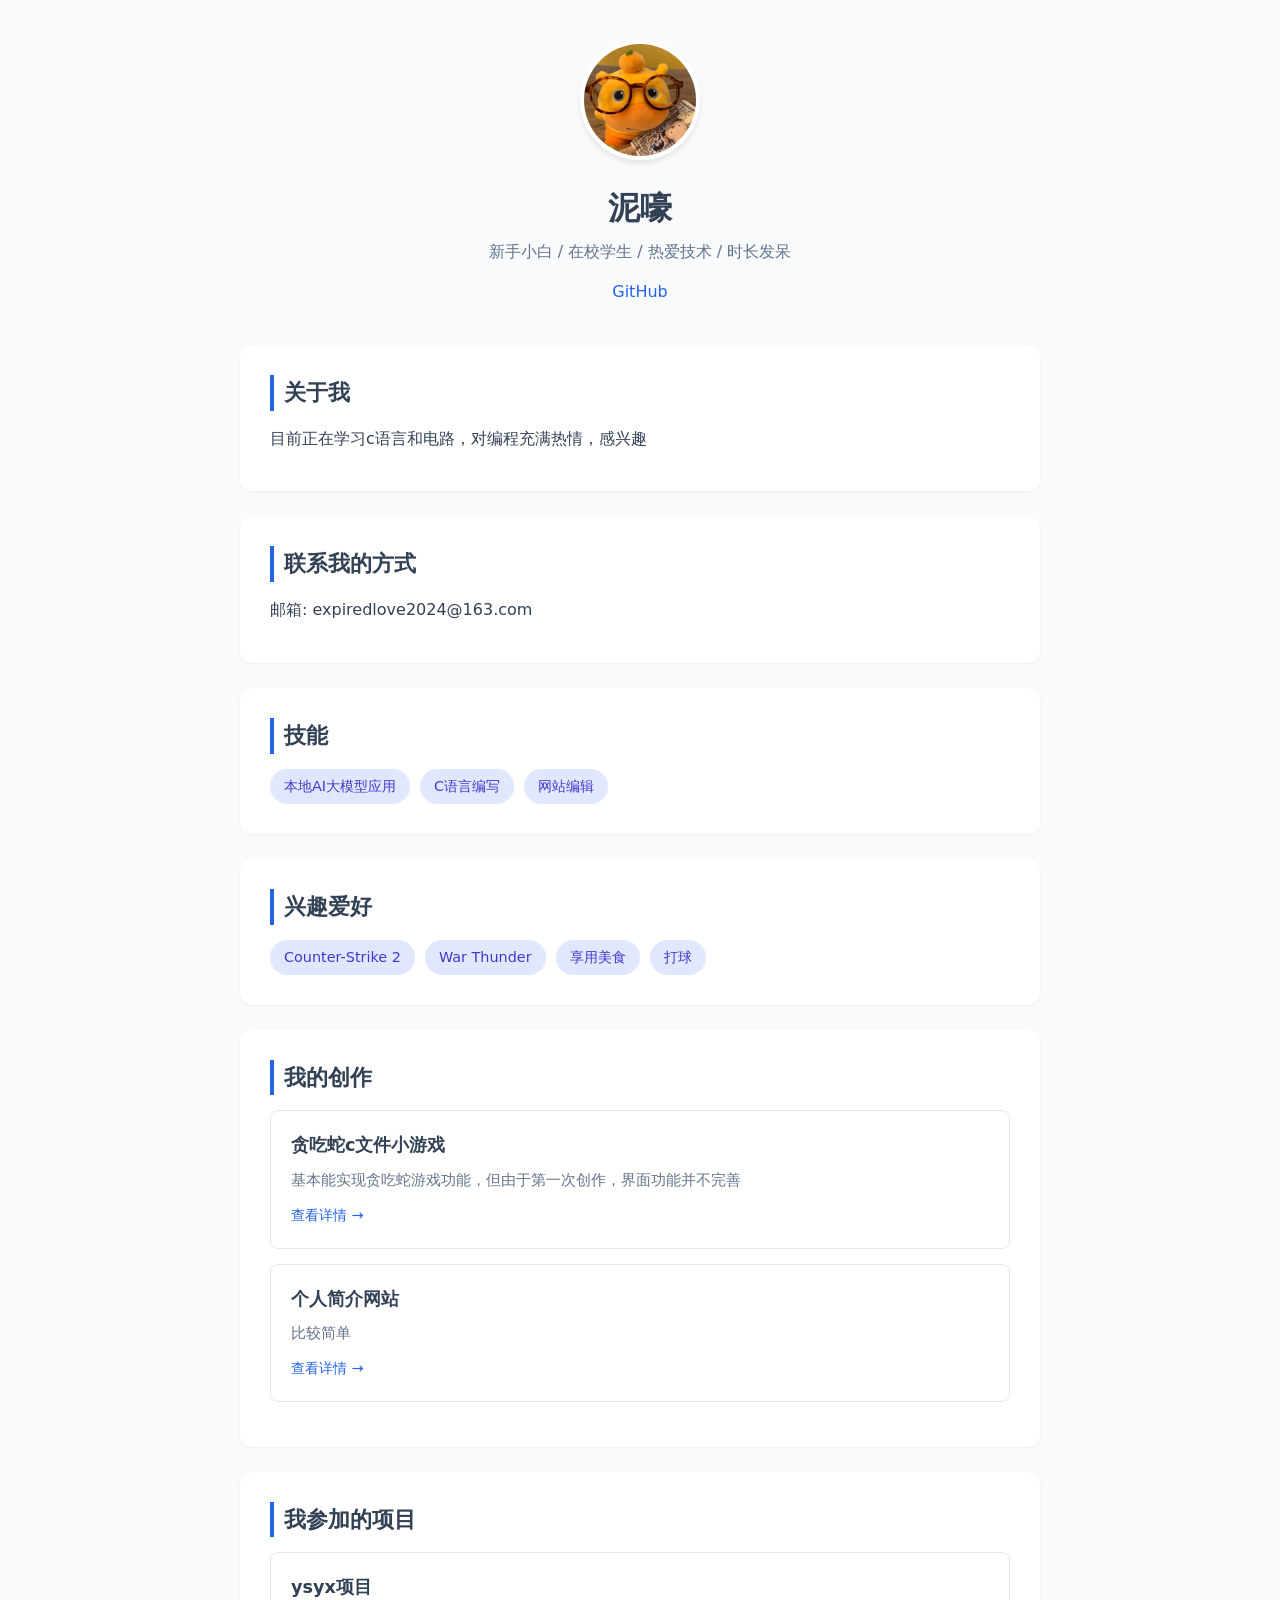
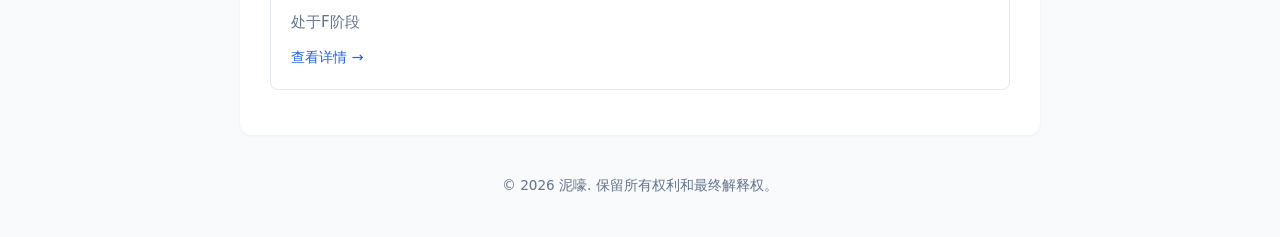
<file: index.html>
<!DOCTYPE html>
<html lang="zh-CN">
<head>
    <meta charset="UTF-8">
    <meta name="viewport" content="width=device-width, initial-scale=1.0">
    <title>泥嚎的个人简介</title>
    <link rel="stylesheet" href="style.css">
</head>
<body>

    <div class="container">
       
        <header class="header">
           
            <img src="head.jpg" alt="我的头像" class="avatar">
            <h1>泥嚎</h1>
            <p class="subtitle">新手小白 / 在校学生 / 热爱技术 / 时长发呆</p>
            <div class="social-links">
                <a href="https://github.com/freshman-LuLu" target="_blank">GitHub</a >
                
            </div>
        </header>

        <section class="section">
            <h2>关于我</h2>
            <p>目前正在学习c语言和电路，对编程充满热情，感兴趣</p>
        </section>

        <section class="section">
            <h2>联系我的方式</h2>
            <p>邮箱: expiredlove2024@163.com</p>
        </section>
           
        <section class="section">
            <h2>技能</h2>
            <div class="skills">
                <span class="skill-tag">本地AI大模型应用</span>
                <span class="skill-tag">C语言编写</span>
                <span class="skill-tag">网站编辑</span>
            </div>
        </section>

        <section class="section">
            <h2>兴趣爱好</h2>
            <div class="skills">
                <span class="skill-tag">Counter-Strike 2</span>
                <span class="skill-tag">War Thunder</span>
                <span class="skill-tag">享用美食</span>
                <span class="skill-tag">打球</span>
            </div>
        </section>

        <section class="section">
            <h2>我的创作</h2>
            <div class="project-card">
                <h3>贪吃蛇c文件小游戏</h3>
                <p>基本能实现贪吃蛇游戏功能，但由于第一次创作，界面功能并不完善</p>
                <a href="https://github.com/freshman-LuLu/snake.git" class="project-link">查看详情 →</a>
            </div>
            <div class="project-card">
                <h3>个人简介网站</h3>
                <p>比较简单</p>
                <a href="https://freshman-lulu.github.io/profile1/" class="project-link">查看详情 →</a>
            </div>
        </section>

              <section class="section">
            <h2>我参加的项目</h2>
            <div class="project-card">
                <h3>ysyx项目</h3>
                <p>处于F阶段</p>
                <a href="#" class="project-link">查看详情 →</a>
            </div>
        </section>
    </div>

    <footer class="footer">
        <p>© 2026 泥嚎. 保留所有权利和最终解释权。</p >
    </footer>

</body>
</html>
</file>
<file: style.css>
/* 定义全局颜色变量，方便统一修改 */
:root {
    --primary-color: #2563eb; /* 主色调：蓝色 */
    --bg-color: #f8fafc; /* 背景色：浅灰 */
    --card-bg: #ffffff; /* 卡片背景：白色 */
    --text-color: #334155; /* 正文颜色：深灰 */
    --text-light: #64748b; /* 辅助文字颜色：浅灰 */
}

/* 基础重置 */
* {
    margin: 0;
    padding: 0;
    box-sizing: border-box;
}

body {
    font-family: system-ui, -apple-system, "Segoe UI", Roboto, "Helvetica Neue", Arial, sans-serif;
    background-color: var(--bg-color);
    color: var(--text-color);
    line-height: 1.6;
    padding: 40px 20px;
}

/* 主容器：限制最大宽度并居中 */
.container {
    max-width: 800px;
    margin: 0 auto;
}

/* 头部样式 */
.header {
    text-align: center;
    margin-bottom: 40px;
}

.avatar {
    width: 120px;
    height: 120px;
    border-radius: 50%; /* 圆形头像 */
    object-fit: cover;
    border: 4px solid var(--card-bg);
    box-shadow: 0 4px 6px -1px rgba(0, 0, 0, 0.1);
    margin-bottom: 15px;
}

.header h1 {
    font-size: 2rem;
    color: var(--text-color);
    margin-bottom: 5px;
}

.subtitle {
    color: var(--text-light);
    font-size: 1rem;
    margin-bottom: 15px;
}

/* 社交链接 */
.social-links a {
    display: inline-block;
    margin: 0 10px;
    color: var(--primary-color);
    text-decoration: none;
    font-weight: 500;
    transition: color 0.2s;
}

    .social-links a:hover {
        color: #1d4ed8; /* 悬停时颜色变深 */
        text-decoration: underline;
    }

/* 通用区块样式 */
.section {
    background-color: var(--card-bg);
    border-radius: 12px;
    padding: 30px;
    margin-bottom: 25px;
    box-shadow: 0 1px 3px rgba(0, 0, 0, 0.05);
}

    .section h2 {
        font-size: 1.4rem;
        color: var(--text-color);
        margin-bottom: 15px;
        border-left: 4px solid var(--primary-color);
        padding-left: 10px;
    }

    .section p {
        margin-bottom: 10px;
    }

/* 技能标签 */
.skills {
    display: flex;
    flex-wrap: wrap;
    gap: 10px;
}

.skill-tag {
    background-color: #e0e7ff; /* 浅蓝背景 */
    color: #4338ca; /* 深蓝文字 */
    padding: 6px 14px;
    border-radius: 20px;
    font-size: 0.9rem;
    font-weight: 500;
}

/* 项目卡片 */
.project-card {
    border: 1px solid #e2e8f0;
    border-radius: 8px;
    padding: 20px;
    margin-bottom: 15px;
    transition: transform 0.2s, box-shadow 0.2s;
}

    .project-card:hover {
        transform: translateY(-2px);
        box-shadow: 0 4px 12px rgba(0, 0, 0, 0.08);
    }

    .project-card h3 {
        font-size: 1.1rem;
        color: var(--text-color);
        margin-bottom: 8px;
    }

    .project-card p {
        color: var(--text-light);
        font-size: 0.95rem;
        margin-bottom: 10px;
    }

.project-link {
    color: var(--primary-color);
    text-decoration: none;
    font-size: 0.9rem;
    font-weight: 500;
}

/* 页脚 */
.footer {
    text-align: center;
    color: var(--text-light);
    font-size: 0.85rem;
    margin-top: 40px;
}

/* 移动端适配 */
@media (max-width: 600px) {
    body {
        padding: 20px 15px;
    }

    .section {
        padding: 20px;
    }

    .header h1 {
        font-size: 1.6rem;
    }
}
</file>
